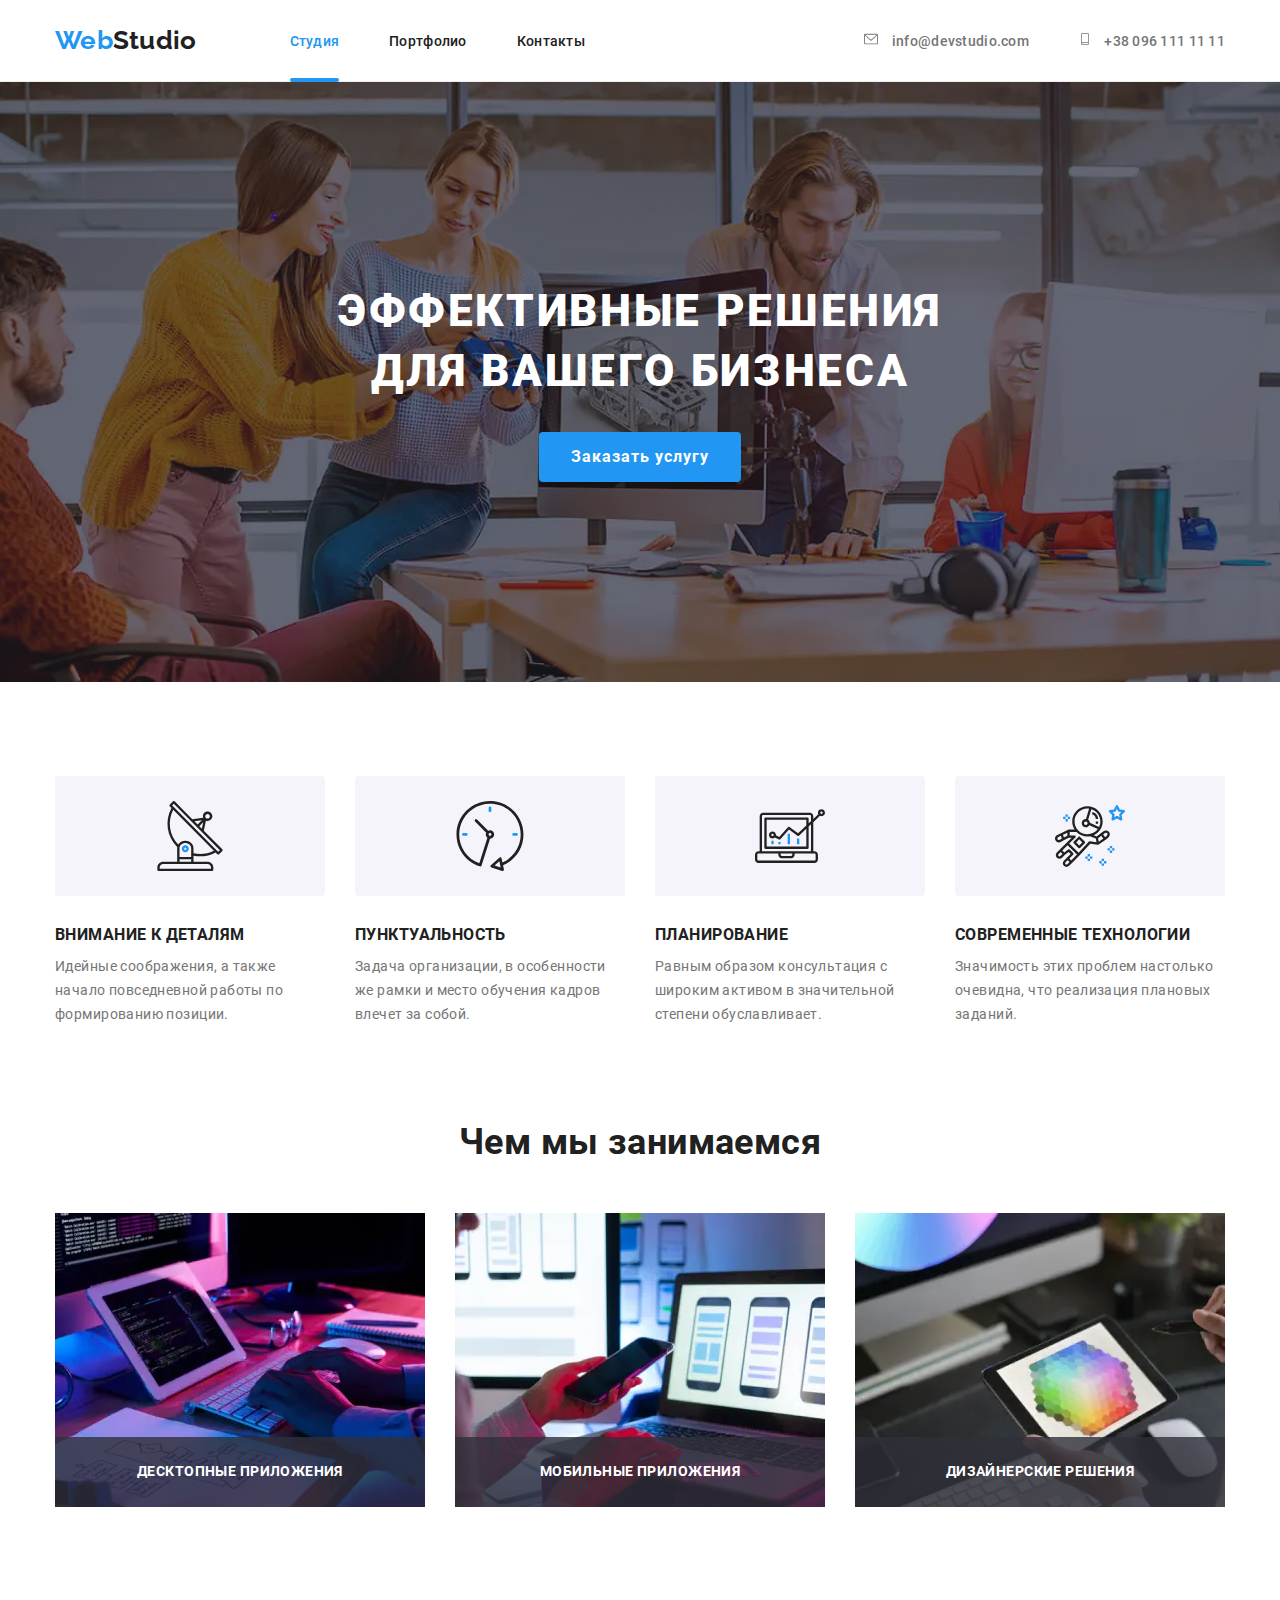
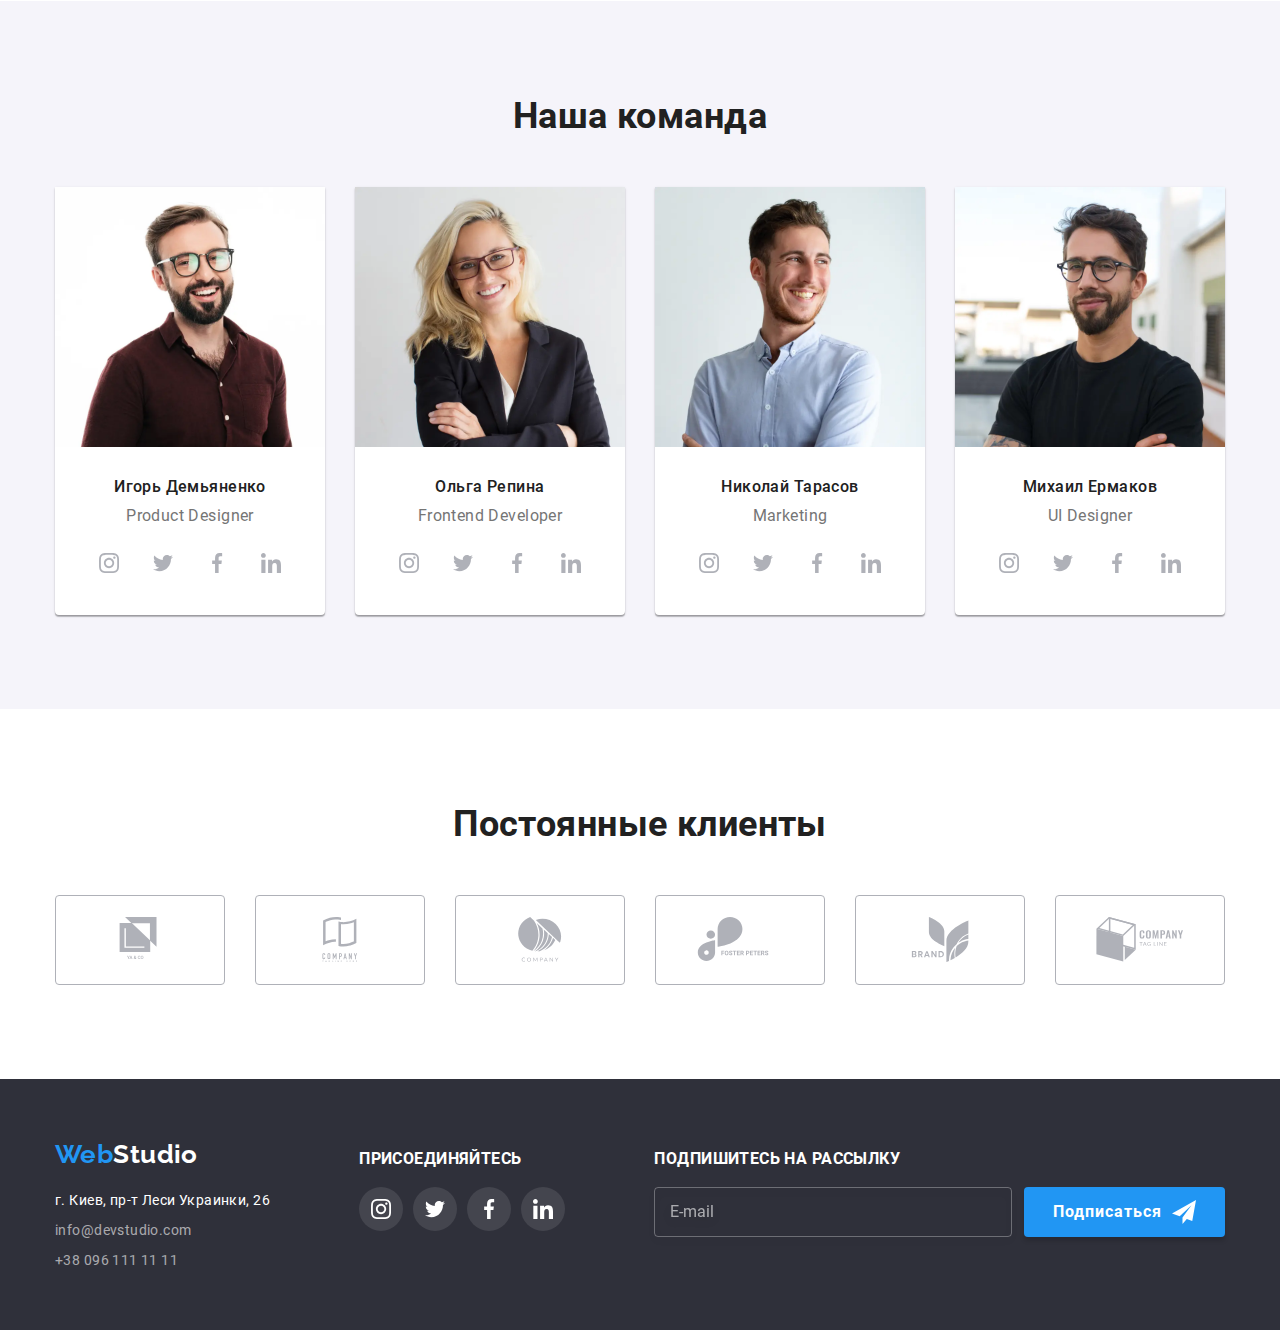
<file: index.html>
<!DOCTYPE html>
<html lang="ru">
<head>
    <meta charset="UTF-8">
    <meta name="viewport" content="width=device-width, initial-scale=1.0">
    <title>Студия</title>
    <link rel="stylesheet" href="./css/normalize.css">
    <link rel="stylesheet" href="./css/style.css">
</head>

<body>
    <header class="header">
        <div class="container head-box">
            <nav class="nav-bar">
                <a class="logo" href="./index.html"> Web<span class="logo logo-type1">Studio</span></a>
                <ul class="nav">
                    <li class="list-item"> <a class="link current" href="./index.html">Студия</a></li>
                    <li class="list-item"> <a class="link" href="./portfolio.html">Портфолио</a> </li>
                    <li class="list-item"> <a class="link" href="#contacts">Контакты</a></li>
                </ul>
            </nav>
            <ul class="header-contacts">
                <li class="list-item"> 
                    <a class="link" href="mailto:info@devstudio.com">
                        <svg class="mail-icon">
                        <use href="./images/icon/sprite/symbol-defs.svg#mail"></use>
                        </svg>
                    info@devstudio.com </a>
                </li>
                <li class="list-item">
                    <a class="link" href="tel:+380961111111">
                        <svg class="tel-icon">
                            <use href="./images/icon/sprite/symbol-defs.svg#phone"></use>
                        </svg>
                    +38 096 111 11 11 </a>
                </li>
            </ul>            
        </div>
    </header>

    <main>
        <!--hero-->
        <section class="hero-section">
            <div class="container hero">
               <h1 class="hero-title">Эффективные решения для вашего бизнеса</h1>
               <button class="order-button" type="button" data-modal-open>Заказать услугу</button>
            </div>
        </section>

        <!--advantages-->
        <section>
            <div class="container">
            <h2 class="visually-hidden">Наши преимущества</h2>
            <ul class="advantages">
                <li class="list-item">
                    <h3>Внимание к деталям</h3>
                    <p>Идейные соображения, а также начало повседневной работы по формированию позиции.</p>
                </li>
                <li class="list-item">
                    <h3>Пунктуальность</h3>
                    <p>Задача организации, в особенности же рамки и место обучения кадров влечет за собой.</p>
                </li>
                <li class="list-item">
                    <h3>Планирование</h3>
                    <p>Равным образом консультация с широким активом в значительной степени обуславливает.</p>
                </li>
                <li class="list-item">
                    <h3>Современные технологии</h3>
                    <p>Значимость этих проблем настолько очевидна, что реализация плановых заданий.</p>
                </li>
            </ul>
            </div>
        </section>

        <!--what are we doing-->
        <section class="manufacture">
            <div class="container">
            <h2 class="container-title">Чем мы занимаемся</h2>
            <ul class="manufacture-list">
                <li class="list-item">
                    <div class="manufacture-card">
                    <img src="./images/img1.webp" alt="Десктопные приложения">
                    <div class="manufacture-overlay">
                        <p>Десктопные приложения</p>
                    </div>
                    </div>
                </li>
                <li class="list-item">
                    <div class="manufacture-card">
                    <img src="./images/img2.webp" alt="Мобильные приложения">
                    <div class="manufacture-overlay">
                        <p>Мобильные приложения</p>
                    </div>
                    </div>
                </li>
                <li class="list-item">
                    <div class="manufacture-card">
                    <img src="./images/img3.webp" alt="Дизайнерские решения">
                    <div class="manufacture-overlay">
                        <p>Дизайнерские решения</p>
                    </div>
                    </div>
                </li>
            </ul>
            </div>
        </section>

        <!--our team-->
        <section class="team">
            <div class="container">
                <h2 class="container-title">Наша команда</h2>
                <ul class="team-list">
                    <li class="list-item card">
                        <img src="./images/team/igor-demianenko.webp" alt="igor-demianenko-photo">
                        <h3>Игорь Демьяненко</h3>
                        <p lang="en">Product Designer</p>
                        <ul class="social-links-list">
                            <li class="list-item">
                                <a class="social-link" href="https://www.instagram.com" target="_blank" rel="noopener noreferer">
                                <svg class="social-link-icon">
                                    <use href="./images/icon/sprite/symbol-defs.svg#instagram"></use>
                                </svg>
                                </a>
                            </li>
                            <li class="list-item">
                                <a class="social-link" href="https://twitter.com" target="_blank" rel="noopener noreferer">
                                <svg class="social-link-icon">
                                    <use href="./images/icon/sprite/symbol-defs.svg#twitter"></use>
                                </svg>
                                </a>
                            </li>
                            <li class="list-item">
                                <a class="social-link" href="https://www.facebook.com" target="_blank" rel="noopener noreferer">
                                <svg class="social-link-icon">
                                    <use href="./images/icon/sprite/symbol-defs.svg#facebook"></use>
                                </svg>
                                </a>
                            </li>
                            <li class="list-item">
                                <a class="social-link" href="https://www.linkedin.com" target="_blank" rel="noopener noreferer">
                                <svg class="social-link-icon">
                                    <use href="./images/icon/sprite/symbol-defs.svg#linkedin"></use>
                                </svg>
                                </a>
                            </li>
                        </ul>
                    </li>
                    <li class="list-item card">
                        <img src="./images/team/olga-repina.webp" alt="olga-repina-photo">
                        <h3>Ольга Репина</h3>
                        <p lang="en">Frontend Developer</p>
                        <ul class="social-links-list">
                            <li class="list-item">
                                <a class="social-link" href="https://www.instagram.com" target="_blank" rel="noopener noreferer">
                                <svg class="social-link-icon">
                                    <use href="./images/icon/sprite/symbol-defs.svg#instagram"></use>
                                </svg>
                                </a>
                            </li>
                            <li class="list-item">
                                <a class="social-link" href="https://twitter.com" target="_blank" rel="noopener noreferer">
                                <svg class="social-link-icon">
                                    <use href="./images/icon/sprite/symbol-defs.svg#twitter"></use>
                                </svg>
                                </a>
                            </li>
                            <li class="list-item">
                                <a class="social-link" href="https://www.facebook.com" target="_blank" rel="noopener noreferer">
                                <svg class="social-link-icon">
                                    <use href="./images/icon/sprite/symbol-defs.svg#facebook"></use>
                                </svg>
                                </a>
                            </li>
                            <li class="list-item">
                                <a class="social-link" href="https://www.linkedin.com" target="_blank" rel="noopener noreferer">
                                <svg class="social-link-icon">
                                    <use href="./images/icon/sprite/symbol-defs.svg#linkedin"></use>
                                </svg>
                                </a>
                            </li>
                        </ul>
                    </li>
                    <li class="list-item card">
                        <img src="./images/team/nikolai-tarasov.webp" alt="nikolai-tarasov-photo">
                        <h3 >Николай Тарасов</h3>
                        <p lang="en">Marketing</p>
                        <ul class="social-links-list">
                            <li class="list-item">
                                <a class="social-link" href="https://www.instagram.com" target="_blank" rel="noopener noreferer">
                                <svg class="social-link-icon">
                                    <use href="./images/icon/sprite/symbol-defs.svg#instagram"></use>
                                </svg>
                                </a>
                            </li>
                            <li class="list-item">
                                <a class="social-link" href="https://twitter.com" target="_blank" rel="noopener noreferer">
                                <svg class="social-link-icon">
                                    <use href="./images/icon/sprite/symbol-defs.svg#twitter"></use>
                                </svg>
                                </a>
                            </li>
                            <li class="list-item">
                                <a class="social-link" href="https://www.facebook.com" target="_blank" rel="noopener noreferer">
                                <svg class="social-link-icon">
                                    <use href="./images/icon/sprite/symbol-defs.svg#facebook"></use>
                                </svg>
                                </a>
                            </li>
                            <li class="list-item">
                                <a class="social-link" href="https://www.linkedin.com" target="_blank" rel="noopener noreferer">
                                <svg class="social-link-icon">
                                    <use href="./images/icon/sprite/symbol-defs.svg#linkedin"></use>
                                </svg>
                                </a>
                            </li>
                        </ul>
                    </li>
                    <li class="list-item card">
                        <img src="./images/team/michail-ermakov.webp" alt="michail-ermakov-photo">
                        <h3>Михаил Ермаков</h3>
                        <p lang="en">UI Designer</p>
                        <ul class="social-links-list">
                            <li class="list-item">
                                <a class="social-link" href="https://www.instagram.com" target="_blank" rel="noopener noreferer">
                                <svg class="social-link-icon">
                                    <use href="./images/icon/sprite/symbol-defs.svg#instagram"></use>
                                </svg>
                                </a>
                            </li>
                            <li class="list-item">
                                <a class="social-link" href="https://twitter.com" target="_blank" rel="noopener noreferer">
                                <svg class="social-link-icon">
                                    <use href="./images/icon/sprite/symbol-defs.svg#twitter"></use>
                                </svg>
                                </a>
                            </li>
                            <li class="list-item">
                                <a class="social-link" href="https://www.facebook.com" target="_blank" rel="noopener noreferer">
                                <svg class="social-link-icon">
                                    <use href="./images/icon/sprite/symbol-defs.svg#facebook"></use>
                                </svg>
                                </a>
                            </li>
                            <li class="list-item">
                                <a class="social-link" href="https://www.linkedin.com" target="_blank" rel="noopener noreferer">
                                <svg class="social-link-icon">
                                    <use href="./images/icon/sprite/symbol-defs.svg#linkedin"></use>
                                </svg>
                                </a>
                            </li>
                        </ul>
                    </li>
                </ul>
            </div>
        </section>

        <section class="clients">
            <div class="container">
                <h2 class="container-title">Постоянные клиенты</h2>
                <ul class="clients-list">
                    <li class="list-item">
                        <a class="client-site" href=""> <svg class="client-item">
                            <use href="./images/icon/sprite/symbol-defs.svg#client-logo1"></use>
                        </svg> </a>
                    </li>
                    <li class="list-item">
                        <a class="client-site" href=""> <svg class="client-item">
                            <use href="./images/icon/sprite/symbol-defs.svg#client-logo2"></use>
                        </svg> </a>
                    </li>
                    <li class="list-item">
                        <a class="client-site" href=""> <svg class="client-item">
                            <use href="./images/icon/sprite/symbol-defs.svg#client-logo3"></use>
                        </svg> </a>
                    </li>
                    <li class="list-item">
                        <a class="client-site" href=""> <svg class="client-item">
                            <use href="./images/icon/sprite/symbol-defs.svg#client-logo4"></use>
                        </svg> </a>
                    </li>
                    <li class="list-item">
                        <a class="client-site" href=""> <svg class="client-item">
                            <use href="./images/icon/sprite/symbol-defs.svg#client-logo5"></use>
                        </svg> </a>
                    </li>
                    <li class="list-item">
                        <a class="client-site" href=""> <svg class="client-item">
                            <use href="./images/icon/sprite/symbol-defs.svg#client-logo6"></use>
                        </svg> </a>
                    </li>
                </ul>
            </div>
        </section>
    </main>

    <footer class="footer">
        <div class="container">
            <div class="footer-info">
            <div>
            <a class="logo" href="./index.html"> Web<span class="logo logo-type2" >Studio</span></a>
            <address>
                <a id="contacts"></a>
            <ul>
                <li class="list-item"> <a class="link adress-link" href="https://goo.gl/maps/uhBSgBrvWPNM5FkW8" target="_blank" rel="noopener noreferer"> г. Киев, пр-т Леси Украинки, 26 </a> </li>
                <li class="list-item"> <a class="link footer-contacts" href="mailto:info@devstudio.com"> info@devstudio.com </a> </li>
                <li class="list-item"> <a class="link footer-contacts" href="tel:+380961111111"> +38 096 111 11 11 </a> </li>
            </ul>
            </address>
            </div>
            <div>
            <h3>Присоединяйтесь</h3>
            <ul class="social-links-list">
                <li class="list-item">
                    <a class="social-link" href="https://www.instagram.com" target="_blank" rel="noopener noreferer">
                        <svg class="social-link-icon">
                            <use href="./images/icon/sprite/symbol-defs.svg#instagram"></use>
                        </svg>
                    </a>
                </li>
                <li class="list-item">
                    <a class="social-link" href="https://twitter.com" target="_blank" rel="noopener noreferer">
                        <svg class="social-link-icon">
                            <use href="./images/icon/sprite/symbol-defs.svg#twitter"></use>
                        </svg>
                    </a>
                </li>
                <li class="list-item">
                    <a class="social-link" href="https://www.facebook.com" target="_blank" rel="noopener noreferer">
                        <svg class="social-link-icon">
                            <use href="./images/icon/sprite/symbol-defs.svg#facebook"></use>
                        </svg>
                    </a>
                </li>
                <li class="list-item">
                    <a class="social-link" href="https://www.linkedin.com" target="_blank" rel="noopener noreferer">
                        <svg class="social-link-icon">
                            <use href="./images/icon/sprite/symbol-defs.svg#linkedin"></use>
                        </svg>
                    </a>
                </li>
            </ul>
            </div>
            <div>
            <h3>Подпишитесь на рассылку</h3>
            <form action="index.html" class="subscribe-form">
                <input class="subscribe-field" type="email" placeholder="E-mail">
                <button type="submit" class="subscribe-btn"> Подписаться
                    <svg class="subscribe-btn-icon">
                        <use href="./images/icon/sprite/symbol-defs.svg#send"></use>
                    </svg>
                </button>
            </form>
            </div>
            </div>
        </div>
    </footer>

    <div class="backdrop is-hidden" data-modal>
        <div class="modal">
            <button class="close-btn" data-modal-close>
                <svg class="close-btn-icon">
                    <use href="./images/icon/sprite/symbol-defs.svg#close-mobile"></use>
                </svg>
            </button>
            <form class="modal-form" action="index.html">
                Оставьте свои данные, мы вам перезвоним
                <label class="hint" >
                    Имя
                    <input class="modal-input-field" type="text" name="username">
                    <svg class="modal-form-icon">
                        <use href="./images/icon/sprite/symbol-defs.svg#person-modal"></use>
                    </svg>
                </label>
                <label class="hint" >
                    Телефон
                    <input class="modal-input-field" type="tel" name="telephone">
                    <svg class="modal-form-icon">
                        <use href="./images/icon/sprite/symbol-defs.svg#phone-modal"></use>
                    </svg>
                </label>
                <label class="hint" >
                    Почта
                    <input class="modal-input-field" type="email" name="e-mail">
                    <svg class="modal-form-icon">
                        <use href="./images/icon/sprite/symbol-defs.svg#mail-modal"></use>
                    </svg>
                </label>
                <label class="hint">Комментарий
                    <textarea class="modal-input-field comment" name="comment" placeholder="Введите текст"></textarea>
                </label>
                <label class="checkbox-description">              
                    <input class="checkbox" type="checkbox">
                    <span>Соглашаюсь с рассылкой и принимаю  <a href="">Условия договора</a>
                    </span>
                </label>
                <button class="submit-modal-btn">Отправить</button>
            </form>
        </div>
    </div>
    <script src="./js/modal.js"></script>
</body>
</html>
</file>
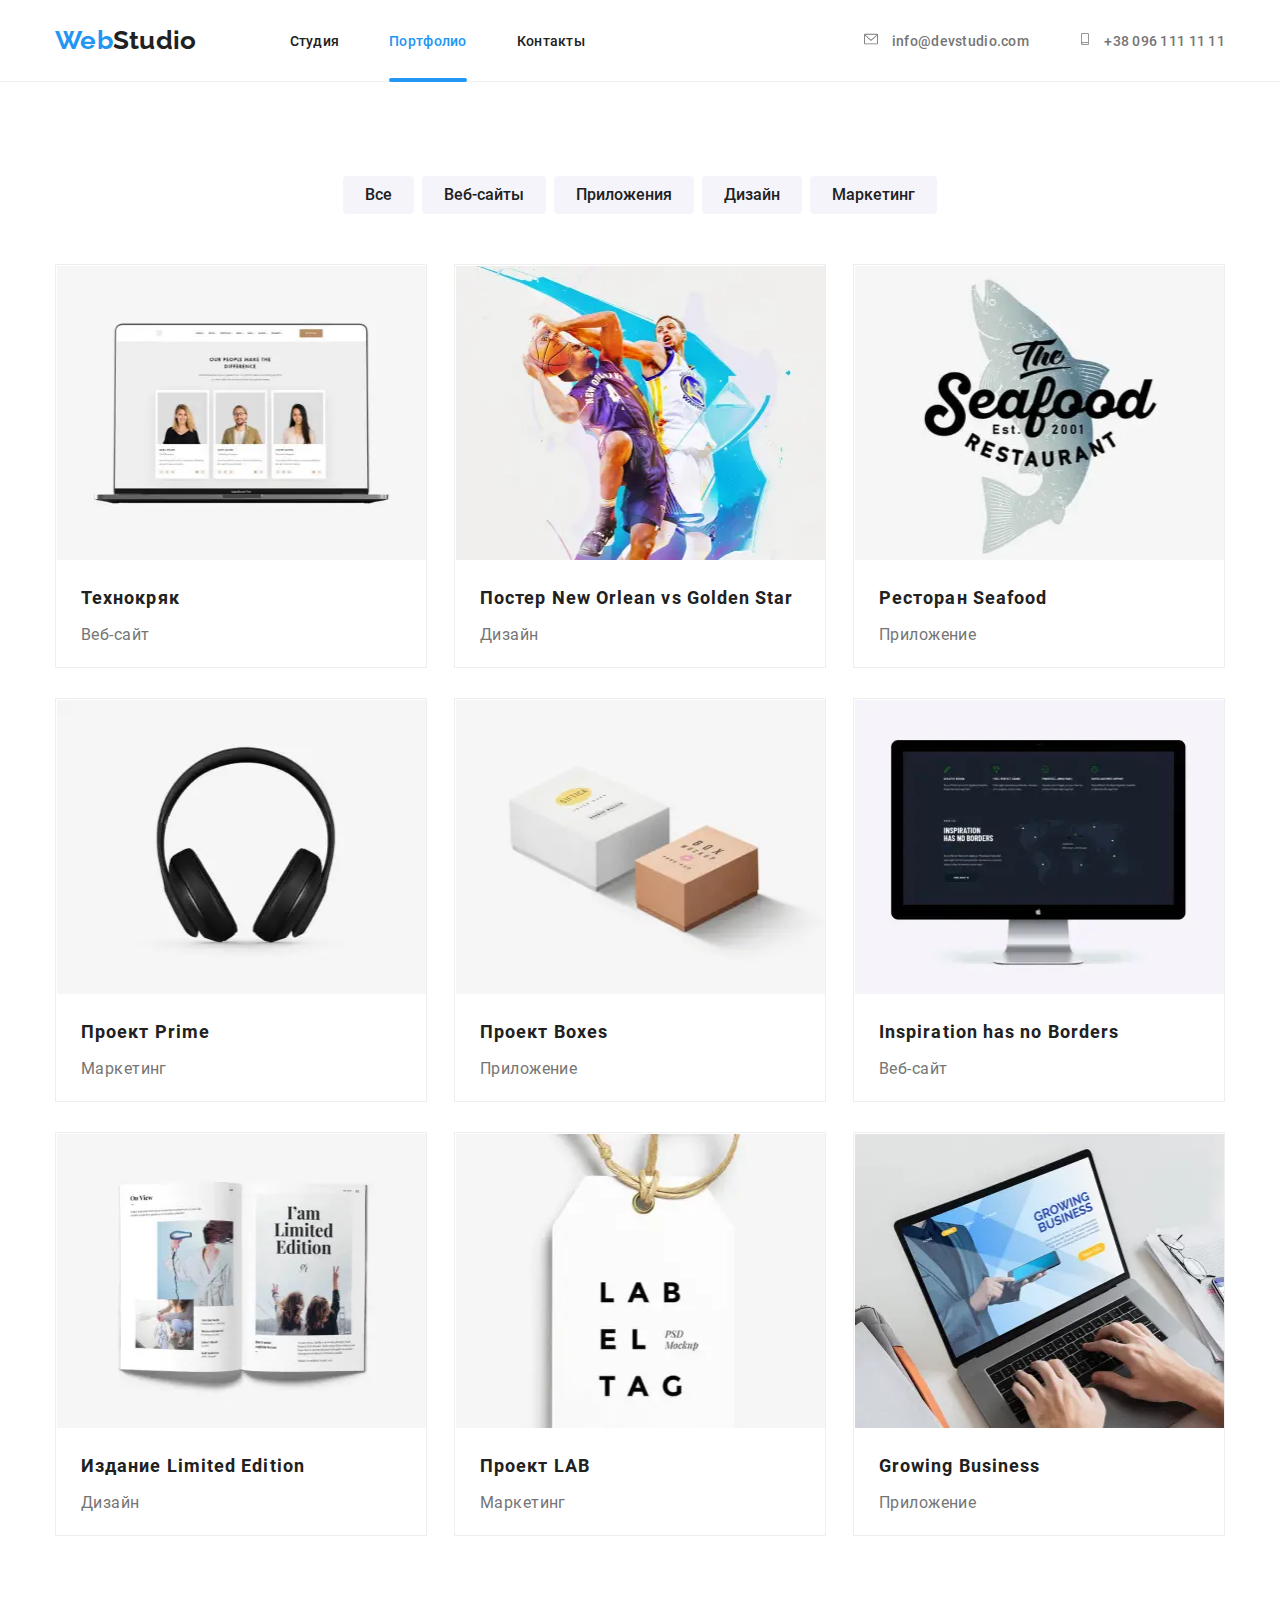
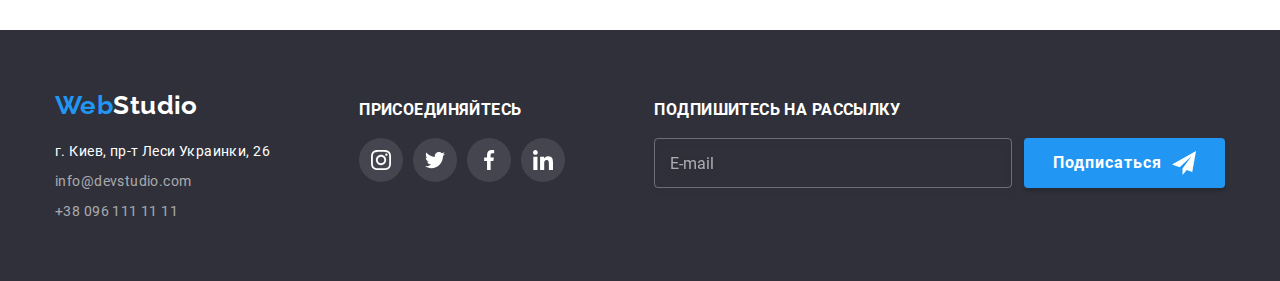
<file: portfolio.html>
<!DOCTYPE html>
<html lang="ru">
<head>
    <meta charset="UTF-8">
    <meta name="viewport" content="width=device-width, initial-scale=1.0">
    <title>Портфолио</title>
    <link rel="stylesheet" href="./css/normalize.css">
    <link rel="stylesheet" href="./css/style.css">

</head>

<body>
    <header class="header">
        <div class="container head-box">
            <nav class="nav-bar">
                <a class="logo" href="./index.html"> Web<span class="logo logo-type1">Studio</span></a>
                <ul class="nav">
                    <li class="list-item"> <a class="link" href="./index.html">Студия</a></li>
                    <li class="list-item"> <a class="link current" href="./portfolio.html">Портфолио</a> </li>
                    <li class="list-item"> <a class="link" href="#contacts">Контакты</a></li>
                </ul>
            </nav>
            <ul class="header-contacts">
                <li class="list-item">
                    <a class="link" href="mailto:info@devstudio.com">
                        <svg class="mail-icon">
                            <use href="./images/icon/sprite/symbol-defs.svg#mail"></use>
                        </svg>
                        info@devstudio.com </a>
                </li>
                <li class="list-item">
                    <a class="link" href="tel:+380961111111">
                        <svg class="tel-icon">
                            <use href="./images/icon/sprite/symbol-defs.svg#phone"></use>
                        </svg>
                        +38 096 111 11 11 </a>
                </li>
            </ul>
        </div>
    </header>

    <main>

 <!--filter container-->
    <section class="portfolio">
        <div class="container">
        <ul class="filter-btn-list">
            <li class="list-item">
                <button class="filter-button" type="button">Все</button>
            </li>
            <li class="list-item">
                <button class="filter-button" type="button">Веб-сайты</button>
            </li>
            <li class="list-item">
                <button class="filter-button" type="button">Приложения</button>
            </li>
            <li class="list-item">
                <button class="filter-button" type="button">Дизайн</button>
            </li>
            <li class="list-item">
                <button class="filter-button" type="button">Маркетинг</button>
            </li>
        </ul>
        </div>

 <!--portfolio-container-->   
        <div class="container">
            <h2 class="visually-hidden">Портфолио</h2>
            <ul class="portfolio-list">
                <li class="list-item portfolio-item">
                    <a href="" class="portfolio-link" target="_blank" rel="noopener noreferer">
                    <div class="portfolio-prewiew">
                    <img src="./images/portfolio-items/technocrack.webp" alt="technocrack-site-preview">
                        <div class="portfolio-overlay">
                            <p class="overlay-description">Технокряк это современная площадка распространения коронавируса. Компании используют
                                эту платформу для цифрового
                                шпионажа и атак на защищённые сервера конкурентов.
                            </p>
                        </div>
                    </div>
                    <div class="portfolio-prewiew-description">
                    <h3>Технокряк</h3>
                    <p class="portfolio-link-description">Веб-сайт</p>
                    </div>
                    </a>
                </li>

                <li class="list-item portfolio-item">
                    <a href="" class="portfolio-link" target="_blank" rel="noopener noreferer">
                    <div class="portfolio-prewiew">
                    <img src="./images/portfolio-items/poster-new-orlean-golden-star.webp" alt="poster-new-orlean-golden-star-design-preview">
                    <div class="portfolio-overlay">
                    <p class="overlay-description">Технокряк это современная площадка распространения коронавируса. Компании используют
                        эту платформу для цифрового
                        шпионажа и атак на защищённые сервера конкурентов.
                    </p>
                    </div>
                    </div>
                    <div class="portfolio-prewiew-description">
                    <h3>Постер <span lang="en">New Orlean vs Golden Star</span></h3>
                    <p class="portfolio-link-description">Дизайн</p>
                    </div>
                    </a>
                </li>

                <li class="list-item portfolio-item">
                    <a href="" class="portfolio-link" target="_blank" rel="noopener noreferer">
                    <div class="portfolio-prewiew">
                    <img src="./images/portfolio-items/seafood-app.webp" alt="seafood-app-preview">
                    <div class="portfolio-overlay">
                        <p class="overlay-description">Технокряк это современная площадка распространения коронавируса. Компании используют
                            эту платформу для цифрового
                            шпионажа и атак на защищённые сервера конкурентов.
                        </p>
                    </div>
                    </div>
                    <div class="portfolio-prewiew-description">
                    <h3>Ресторан <span lang="en">Seafood</span></h3>
                    <p class="portfolio-link-description">Приложение</p>
                    </div>
                    </a>
                </li>

                <li class="list-item portfolio-item">
                    <a href="" class="portfolio-link" target="_blank" rel="noopener noreferer">
                    <div class="portfolio-prewiew">
                    <img src="./images/portfolio-items/prime-project.webp" alt="prime-project-preview">
                    <div class="portfolio-overlay">
                        <p class="overlay-description">Технокряк это современная площадка распространения коронавируса. Компании используют
                            эту платформу для цифрового
                            шпионажа и атак на защищённые сервера конкурентов.
                        </p>
                    </div>
                    </div>
                    <div class="portfolio-prewiew-description">
                    <h3>Проект <span lang="en">Prime</span></h3>
                    <p class="portfolio-link-description">Маркетинг</p>
                    </div>
                    </a>
                </li>

                <li class="list-item portfolio-item">
                    <a href="" class="portfolio-link" target="_blank" rel="noopener noreferer">
                    <div class="portfolio-prewiew">
                    <img src="./images/portfolio-items/boxes-app.webp" alt="boxes-app-preview">
                    <div class="portfolio-overlay">
                        <p class="overlay-description">Технокряк это современная площадка распространения коронавируса. Компании используют
                            эту платформу для цифрового
                            шпионажа и атак на защищённые сервера конкурентов.
                        </p>
                    </div>
                    </div>
                    <div class="portfolio-prewiew-description">
                    <h3>Проект <span lang="en">Boxes</span></h3>
                    <p class="portfolio-link-description">Приложение</p>
                    </div>
                    </a>
                </li>

                <li class="list-item portfolio-item">
                    <a href="" class="portfolio-link" target="_blank" rel="noopener noreferer">
                    <div class="portfolio-prewiew">
                    <img src="./images/portfolio-items/inspiration-site.webp" alt="inspiration-site-preview">
                    <div class="portfolio-overlay">
                        <p class="overlay-description">Технокряк это современная площадка распространения коронавируса. Компании используют
                            эту платформу для цифрового
                            шпионажа и атак на защищённые сервера конкурентов.
                        </p>
                    </div>
                    </div>
                    <div class="portfolio-prewiew-description">
                    <h3 lang="en">Inspiration has no Borders</h3>
                    <p class="portfolio-link-description">Веб-сайт</p>
                    </div>
                    </a>
                </li>

                <li class="list-item portfolio-item">
                    <a href="" class="portfolio-link" target="_blank" rel="noopener noreferer">
                    <div class="portfolio-prewiew">
                    <img src="./images/portfolio-items/limited-edition.webp" alt="limited-edition-preview">
                    <div class="portfolio-overlay">
                        <p class="overlay-description">Технокряк это современная площадка распространения коронавируса. Компании используют
                            эту платформу для цифрового
                            шпионажа и атак на защищённые сервера конкурентов.
                        </p>
                    </div>
                    </div>
                    <div class="portfolio-prewiew-description">
                    <h3>Издание <span lang="en">Limited Edition</span></h3>
                    <p class="portfolio-link-description">Дизайн</p>
                    </div>
                    </a>
                </li>

                <li class="list-item portfolio-item">
                    <a href="" class="portfolio-link" target="_blank" rel="noopener noreferer">
                    <div class="portfolio-prewiew">
                    <img src="./images/portfolio-items/lab-project.webp" alt="lab-project-preview">
                    <div class="portfolio-overlay">
                        <p class="overlay-description">Технокряк это современная площадка распространения коронавируса. Компании используют
                            эту платформу для цифрового шпионажа и атак на защищённые сервера конкурентов.
                        </p>
                    </div>
                    </div>
                    <div class="portfolio-prewiew-description">
                    <h3>Проект <span lang="en">LAB</span></h3>
                    <p class="portfolio-link-description">Маркетинг</p>
                    </div>
                    </a>
                </li>

                <li class="list-item portfolio-item">
                    <a href="" class="portfolio-link" target="_blank" rel="noopener noreferer">
                    <div class="portfolio-prewiew">
                    <img src="./images/portfolio-items/growing-business-app.webp" alt="growing-business-app-preview">
                    <div class="portfolio-overlay">
                        <p class="overlay-description">Технокряк это современная площадка распространения коронавируса. Компании используют
                            эту платформу для цифрового шпионажа и атак на защищённые сервера конкурентов.
                        </p>
                    </div>
                    </div>
                    <div class="portfolio-prewiew-description">
                    <h3 lang="en">Growing Business</h3>
                    <p class="portfolio-link-description">Приложение</p>
                    </div>
                    </a>
                </li>
            </ul>
        </div>

        </section>

    </main>

    <footer class="footer">
        <div class="container">
            <div class="footer-info">
                <div>
                    <a class="logo" href="./index.html"> Web<span class="logo logo-type2">Studio</span></a>
                    <address>
                        <a id="contacts"></a>
                        <ul>
                            <li class="list-item"> <a class="link adress-link" href="https://goo.gl/maps/uhBSgBrvWPNM5FkW8"
                                    target="_blank" rel="noopener noreferer"> г. Киев, пр-т Леси Украинки, 26 </a> </li>
                            <li class="list-item"> <a class="link footer-contacts" href="mailto:info@devstudio.com">
                                    info@devstudio.com </a> </li>
                            <li class="list-item"> <a class="link footer-contacts" href="tel:+380961111111"> +38 096 111 11
                                    11 </a> </li>
                        </ul>
                    </address>
                </div>
                <div>
                    <h3>Присоединяйтесь</h3>
                    <ul class="social-links-list">
                        <li class="list-item">
                            <a class="social-link" href="https://www.instagram.com" target="_blank" rel="noopener noreferer">
                                <svg class="social-link-icon">
                                    <use href="./images/icon/sprite/symbol-defs.svg#instagram"></use>
                                </svg>
                            </a>
                        </li>
                        <li class="list-item">
                            <a class="social-link" href="https://twitter.com" target="_blank" rel="noopener noreferer">
                                <svg class="social-link-icon">
                                    <use href="./images/icon/sprite/symbol-defs.svg#twitter"></use>
                                </svg>
                            </a>
                        </li>
                        <li class="list-item">
                            <a class="social-link" href="https://www.facebook.com" target="_blank" rel="noopener noreferer">
                                <svg class="social-link-icon">
                                    <use href="./images/icon/sprite/symbol-defs.svg#facebook"></use>
                                </svg>
                            </a>
                        </li>
                        <li class="list-item">
                            <a class="social-link" href="https://www.linkedin.com" target="_blank" rel="noopener noreferer">
                                <svg class="social-link-icon">
                                    <use href="./images/icon/sprite/symbol-defs.svg#linkedin"></use>
                                </svg>
                            </a>
                        </li>
                    </ul>
                </div>
                <div>
                    <h3>Подпишитесь на рассылку</h3>
                    <form action="index.html" class="subscribe-form">
                        <input class="subscribe-field" type="email" placeholder="E-mail">
                        <button type="submit" class="subscribe-btn"> Подписаться
                            <svg class="subscribe-btn-icon">
                                <use href="./images/icon/sprite/symbol-defs.svg#send"></use>
                            </svg>
                        </button>
                    </form>
                </div>
            </div>
        </div>
    </footer>


</body>
</html>
</file>
<file: css/style.css>
html {
  box-sizing: border-box;
}
*,
*::before,
*::after {
  box-sizing: inherit;
  text-decoration: none;
  margin: 0;
  padding: 0;
}

body {
  background: var(--white);
  color: var(--text-grey);
  font-family: "Roboto", sans-serif;
  font-weight: 400;
  font-style: normal;
  font-size: 14px;
  letter-spacing: 0.03em;
}

img {
  display: block;
  max-width: 100%;
  height: auto;
}

/* raleway-700 - latin */
@font-face {
  font-family: "Raleway";
  font-style: normal;
  font-weight: 700;
  src: url("../fonts/raleway/raleway-v18-latin-700.eot");
  src: local(""),
    url("../fonts/raleway/raleway-v18-latin-700.eot?#iefix")
      format("embedded-opentype"),
    url("../fonts/raleway/raleway-v18-latin-700.woff2") format("woff2"),
    url("../fonts/raleway/raleway-v18-latin-700.woff") format("woff"),
    url("../fonts/raleway/raleway-v18-latin-700.ttf") format("truetype"),
    url("../fonts/raleway/raleway-v18-latin-700.svg#Raleway") format("svg");
}

/* roboto-regular - latin_cyrillic */
@font-face {
  font-family: "Roboto";
  font-style: normal;
  font-weight: 400;
  src: url("../fonts/roboto/roboto-v20-latin_cyrillic-regular.eot");
  src: local("Roboto"), local("Roboto-Regular"),
    url("../fonts/roboto/roboto-v20-latin_cyrillic-regular.eot?#iefix")
      format("embedded-opentype"),
    url("../fonts/roboto/roboto-v20-latin_cyrillic-regular.woff2")
      format("woff2"),
    url("../fonts/roboto/roboto-v20-latin_cyrillic-regular.woff") format("woff"),
    url("../fonts/roboto/roboto-v20-latin_cyrillic-regular.ttf")
      format("truetype"),
    url("../fonts/roboto/roboto-v20-latin_cyrillic-regular.svg#Roboto")
      format("svg");
}
/* roboto-500 - latin_cyrillic */
@font-face {
  font-family: "Roboto";
  font-style: normal;
  font-weight: 500;
  src: url("../fonts/roboto/roboto-v20-latin_cyrillic-500.eot");
  src: local("Roboto Medium"), local("Roboto-Medium"),
    url("../fonts/roboto/roboto-v20-latin_cyrillic-500.eot?#iefix")
      format("embedded-opentype"),
    url("../fonts/roboto/roboto-v20-latin_cyrillic-500.woff2") format("woff2"),
    url("../fonts/roboto/roboto-v20-latin_cyrillic-500.woff") format("woff"),
    url("../fonts/roboto/roboto-v20-latin_cyrillic-500.ttf") format("truetype"),
    url("../fonts/roboto/roboto-v20-latin_cyrillic-500.svg#Roboto")
      format("svg");
}
/* roboto-700 - latin_cyrillic */
@font-face {
  font-family: "Roboto";
  font-style: normal;
  font-weight: 700;
  src: url("../fonts/roboto/roboto-v20-latin_cyrillic-700.eot");
  src: local("Roboto Bold"), local("Roboto-Bold"),
    url("../fonts/roboto/roboto-v20-latin_cyrillic-700.eot?#iefix")
      format("embedded-opentype"),
    url("../fonts/roboto/roboto-v20-latin_cyrillic-700.woff2") format("woff2"),
    url("../fonts/roboto/roboto-v20-latin_cyrillic-700.woff") format("woff"),
    url("../fonts/roboto/roboto-v20-latin_cyrillic-700.ttf") format("truetype"),
    url("../fonts/roboto/roboto-v20-latin_cyrillic-700.svg#Roboto")
      format("svg");
}
/* roboto-900 - latin_cyrillic */
@font-face {
  font-family: "Roboto";
  font-style: normal;
  font-weight: 900;
  src: url("../fonts/roboto/roboto-v20-latin_cyrillic-900.eot");
  src: local("Roboto Black"), local("Roboto-Black"),
    url("../fonts/roboto/roboto-v20-latin_cyrillic-900.eot?#iefix")
      format("embedded-opentype"),
    url("../fonts/roboto/roboto-v20-latin_cyrillic-900.woff2") format("woff2"),
    url("../fonts/roboto/roboto-v20-latin_cyrillic-900.woff") format("woff"),
    url("../fonts/roboto/roboto-v20-latin_cyrillic-900.ttf") format("truetype"),
    url("../fonts/roboto/roboto-v20-latin_cyrillic-900.svg#Roboto")
      format("svg");
}

:root {
  --title-black: #212121;
  --text-grey: #757575;
  --bg-main: #e5e5e5;
  --white: #ffffff;
  --bg-grey: #f5f4fa;
  --bg-dark: #2f303a;
  --hover: #2196f3;
  --contacts-footer: rgba(255, 255, 255, 0.6);
  --social-links: #afb1b8;
  --borders: #eeeeee;
}

.container {
  width: 1200px;
  padding: 0px 15px;
  margin-left: auto;
  margin-right: auto;
}

.list-item {
  list-style: none;
}
.visually-hidden {
  position: absolute !important;
  clip: rect(1px 1px 1px 1px);
  clip: rect(1px, 1px, 1px, 1px);
  padding: 0 !important;
  border: 0 !important;
  height: 1px !important;
  width: 1px !important;
  overflow: hidden;
}

/*styles for header*/
.header {
  background-color: var(--white);
  font-weight: 500;
  line-height: 16px;
  letter-spacing: 0.02em;
  border-bottom: 1px solid var(--borders);
}

/*styles for logo*/
.logo {
  display: inline-flex;
  align-items: center;
  height: 60px;
  font-family: Raleway;
  font-weight: 700;
  font-size: 26px;
  line-height: 31px;
  color: var(--hover);
}
.logo-type1 {
  color: var(--title-black);
}
.logo-type2 {
  color: var(--white);
}
.footer .logo {
  align-items: flex-start;
  height: 30px;
}

/*styles for navigation links*/
.head-box {
  display: flex;
  justify-content: space-between;
}
.nav {
  margin-left: 93px;
}
.nav-bar,
.nav,
.header-contacts {
  display: flex;
  align-items: center;
  justify-content: center;
}
.header .link {
  display: block;
  padding: 32px 0px;
}
.nav .link {
  position: relative;
  color: var(--title-black);

  transition-property: color;
  transition-duration: 250ms;
  transition-timing-function: linear;
}
.header-contacts a {
  color: var(--text-grey);

  transition-property: color;
  transition-duration: 250ms;
  transition-timing-function: linear;
}
.header .list-item:not(:first-child) {
  margin-left: 50px;
}
.header .current {
  color: var(--hover);
}
.current::after {
  content: "";
  display: block;
  position: absolute;
  bottom: -1px;
  left: 0;
  height: 4px;
  width: 100%;
  background-color: var(--hover);
  border-radius: 2px;
}

.mail-icon,
.tel-icon {
  fill: currentColor;
  margin-right: 10px;
}
.mail-icon {
  width: 16px;
  height: 14px;
}
.tel-icon {
  width: 12px;
  height: 14px;
}

/*styles for hero-section*/
.hero-section {
  background: var(--bg-dark);
  background-image: linear-gradient(
      90deg,
      rgba(47, 48, 58, 0.4),
      rgba(47, 48, 58, 0.4)
    ),
    url(../images/hero-bg.webp);
  background-repeat: no-repeat;
  background-position: center;
  background-size: auto;
}
.hero {
  min-height: 600px;
  display: flex;
  flex-direction: column;
  align-items: center;
  justify-content: center;
}
.hero-title {
  width: 696px;
  height: 120px;
  font-weight: 900;
  font-size: 44px;
  line-height: 1.36;
  text-align: center;
  letter-spacing: 0.06em;
  text-transform: uppercase;
  color: var(--white);
  margin-bottom: 30px;
}

/*styles for buttons*/
.order-button,
.subscribe-btn,
.submit-modal-btn {
  display: flex;
  align-items: center;
  justify-content: center;
  min-width: 200px;
  min-height: 50px;

  border: 0;
  border-radius: 4px;
  background-color: var(--hover);
  color: var(--white);
  box-shadow: 0px 4px 4px rgba(0, 0, 0, 0.15);

  font-weight: 700;
  font-size: 16px;
  line-height: 1.87;
  letter-spacing: 0.06em;

  transition-property: background-color color;
  transition-duration: 250ms;
  transition-timing-function: linear;
}
.order-button {
  padding: 10px 32px;
}
.filter-button {
  align-items: center;
  text-align: center;

  min-height: 38px;
  padding: 6px 22px;
  border: 0;
  border-radius: 4px;

  background-color: var(--bg-grey);
  color: var(--title-black);
  font-weight: 500;
  font-size: 16px;
  line-height: 1.62;

  transition-property: background-color color;
  transition-duration: 250ms;
  transition-timing-function: linear;
}
.submit-modal-btn {
  padding: 10px 55px;
}
.subscribe-btn {
  padding: 10px 29px;
  margin-left: 12px;
  margin-top: 20px;
}
.subscribe-btn-icon {
  width: 24px;
  height: 24px;
  fill: currentColor;
  margin-left: 10px;
}
.filter-btn-list {
  display: flex;
  justify-content: center;
  margin-bottom: 50px;
}
.filter-btn-list .list-item:not(:first-child) {
  margin-left: 8px;
}
.close-btn {
  position: absolute;
  top: 8px;
  right: 8px;
  display: flex;
  justify-content: center;
  align-items: center;

  width: 30px;
  height: 30px;
  padding: 0;
  border-radius: 50%;
  border: 1px solid rgba(0, 0, 0, 0.1);
  background: var(--white);
}
.close-btn-icon {
  fill: var(--title-black);
  width: 25px;
  height: 25px;

  transition-property: fill;
  transition-duration: 250ms;
  transition-timing-function: linear;
}

/* style for modals and forms */
.backdrop {
  position: fixed;
  top: 0;
  left: 0;
  width: 100%;
  height: 100%;
  background: rgba(0, 0, 0, 0.2);
  overflow: auto;
}
.backdrop.is-hidden {
  opacity: 0;
  pointer-events: none;
}
.backdrop.is-hidden .modal {
  transform: translate(-50%, -50%) scale(0.5);
}
.modal {
  position: absolute;
  top: 50%;
  left: 50%;
  transform: translate(-50%, -50%) scale(1);
  width: 528px;
  height: 581px;

  background: var(--white);
  box-shadow: 0px 1px 3px rgba(0, 0, 0, 0.12), 0px 1px 1px rgba(0, 0, 0, 0.14),
    0px 2px 1px rgba(0, 0, 0, 0.2);
  border-radius: 4px;
  padding: 40px;

  transition: transform 250ms cubic-bezier(0.4, 0, 0.2, 1);
}
.modal-form {
  display: flex;
  align-items: center;
  justify-content: center;
  flex-direction: column;
  width: 448px;
  font-weight: 700;
  font-size: 20px;
  line-height: 1.15;
  text-align: center;
  color: var(--title-black);
}
.hint {
  position: relative;
  width: 100%;
  text-align: start;
  font-weight: 400;
  font-size: 12px;
  line-height: 14px;
  letter-spacing: 0.01em;
  color: var(--text-grey);
}
.hint:first-child {
  margin-top: 12px;
}
.modal-input-field {
  margin-bottom: 12px;
  margin-top: 4px;
  padding: 12px 14px 12px 42px;
  width: 100%;
  height: 40px;
  border: 1px solid rgba(33, 33, 33, 0.2);
  box-sizing: border-box;
  border-radius: 4px;

  font-size: 14px;
  line-height: 1.71;
  color: var(--text-grey);

  transition-property: border;
  transition-duration: 250ms;
  transition-timing-function: linear;
}
.comment {
  width: 100%;
  height: 120px;
  padding: 12px 16px;
  resize: none;
}
.comment::placeholder {
  color: rgba(117, 117, 117, 0.5);
}
.checkbox-description {
  display: inline-flex;
  align-items: center;
  justify-content: space-between;
  width: 100%;
  height: 24px;
  margin-bottom: 30px;
  padding-left: 36px;

  font-weight: 400;
  font-size: 14px;
  line-height: 1.71;
  letter-spacing: 0.03em;

  color: var(--text-grey);
}
.checkbox-description a {
  color: var(--hover);
  text-decoration: underline;
}
.checkbox-icon {
  position: absolute;
  display: inline;
  box-sizing: border-box;
  width: 16px;
  height: 15px;
  margin-left: -23px;
  border-radius: 2px;
  background-image: url(../images/icon/sprite/SVG/uncheck-modal.svg);
  background-repeat: no-repeat;
  background-size: contain;
  transform: scale(1);

  transition-property: background-image background-color;
  transition-duration: 150ms;
  transition-timing-function: linear;
}
.checkbox:focus + .checkbox-icon {
  transform: scale(1.2);

  border: 2px solid var(--hover);
  border-radius: 2px;
  transition-property: border;
}
.checkbox:checked + .checkbox-icon {
  background-image: url(../images/icon/sprite/SVG/check-modal.svg);
  background-color: var(--hover);
  transform: scale(1.1);

  transition-property: background-image background-color;
  transition-duration: 150ms;
  transition-timing-function: linear;
}
.checkbox:focus:checked + .checkbox-icon {
  transform: scale(1.2);

  border: 2px solid var(--title-black);
  border-radius: 2px;
  transition-property: border;
}
.modal-form-icon {
  position: absolute;
  top: calc(50% - 15px);
  left: 10px;
  transform: translateY(50%);
  width: 22.5px;
  height: 18px;
  fill: var(--title-black);

  transition-property: fill;
  transition-duration: 250ms;
  transition-timing-function: linear;
}
.subscribe-form {
  display: flex;
}
.subscribe-field {
  width: 358px;
  height: 50px;
  margin-top: 20px;

  border: 1px solid rgba(255, 255, 255, 0.3);
  box-sizing: border-box;
  filter: drop-shadow(0px 4px 4px rgba(0, 0, 0, 0.15));
  border-radius: 4px;
  padding: 15px;

  font-size: 16px;
  line-height: 1.25;

  color: var(--contacts-footer);
  background-color: inherit;
}
.subscribe-field::placeholder {
  color: var(--contacts-footer);
}

/*styles for advantages section*/
.advantages h3 {
  width: 270px;
  margin-bottom: 10px;
  font-weight: 700;
  line-height: 1.143;
  text-transform: uppercase;
  color: var(--title-black);
}
.advantages p {
  width: 270px;
  line-height: 1.71;
}
.advantages {
  display: flex;
  justify-content: space-between;
  padding: 94px 0px;
}
.advantages .list-item:not(:first-child) {
  margin-left: 30px;
}
.advantages .list-item::before {
  display: block;
  content: "";
  height: 120px;
  width: 270px;
  background-image: url(../images/icon/adv-bg.svg);
  background-position: center;
  background-repeat: no-repeat;
  background-color: var(--bg-grey);
  margin-bottom: 30px;
  border-radius: 4px;
}
.advantages .list-item {
  background-repeat: no-repeat;
  background-position: center;
}
.advantages .list-item:nth-child(1)::before {
  background-image: url(../images/icon/antenna.svg);
}
.advantages .list-item:nth-child(2)::before {
  background-image: url(../images/icon/clock.svg);
}
.advantages .list-item:nth-child(3)::before {
  background-image: url(../images/icon/diagram.svg);
}
.advantages .list-item:nth-child(4)::before {
  background-image: url(../images/icon/astronaut.svg);
}

/*styles for what-are-we-doing section*/
.manufacture-list {
  display: flex;
  /*flex-wrap: wrap;*/
  justify-content: space-between;
  margin-bottom: 94px;
}
.manufacture .list-item:not(:first-child) {
  margin-left: 30px;
}
.manufacture-card {
  position: relative;
  width: 370px;
  height: 294px;
}
.manufacture-overlay {
  position: absolute;
  bottom: 0;
  height: 70px;
  width: 100%;
  display: flex;
  justify-content: center;
  align-items: center;

  background: rgba(47, 48, 58, 0.8);
  font-weight: 700;
  text-transform: uppercase;

  color: var(--white);
}
.container-title {
  display: flex;
  justify-content: center;
  height: 42px;
  font-weight: 700;
  font-size: 36px;
  line-height: 1.167;
  color: var(--title-black);
  margin-bottom: 50px;
}

/*styles for team section*/
.team {
  background: var(--bg-grey);
  padding: 94px 0px;
}
.team-list {
  display: flex;
  justify-content: space-between;
}
.team-list .card:not(:first-child) {
  margin-left: 30px;
}
.team h3 {
  height: 19px;
  font-weight: 500;
  font-size: 16px;
  line-height: 1.1875;
  text-align: center;
  color: var(--title-black);
}
.team img {
  width: 270px;
  height: 260px;
}
.team p {
  height: 19px;
  font-size: 16px;
  line-height: 1.1875;
  text-align: center;
  color: var(--text-grey);
  margin-bottom: 16px;
}
.card {
  width: 270px;
  background: var(--white);
  box-shadow: 0px 1px 3px rgba(0, 0, 0, 0.12), 0px 1px 1px rgba(0, 0, 0, 0.14),
    0px 2px 1px rgba(0, 0, 0, 0.2);
  border-radius: 0px 0px 4px 4px;
}
.card img {
  margin-bottom: 30px;
}
.card h3 {
  margin-bottom: 10px;
}
.social-links-list {
  display: flex;
  justify-content: center;
  margin-bottom: 30px;
}
.social-links-list .list-item:not(:first-child) {
  margin-left: 10px;
}
.social-link {
  display: flex;
  justify-content: center;
  align-items: center;
  width: 44px;
  height: 44px;
  padding: 12px;
  border-radius: 50%;
  background-color: var(--white);

  transition-property: background-color;
  transition-duration: 250ms;
  transition-timing-function: linear;
}
.social-link-icon {
  width: 20px;
  height: 20px;
  fill: var(--social-links);

  transition-property: fill;
  transition-duration: 100ms;
  transition-timing-function: linear;
}
.clients {
  padding: 94px 0px;
  background: var(--white);
}
.clients .list-item:not(:first-child) {
  margin-left: 30px;
}
.clients-list {
  display: flex;
  justify-content: center;
  align-items: center;
}
.client-site {
  display: flex;
  justify-content: center;
  align-items: center;
  width: 170px;
  height: 90px;
  border: 1px solid var(--social-links);
  box-sizing: border-box;
  border-radius: 4px;

  transition-property: border;
  transition-duration: 250ms;
  transition-timing-function: linear;
}
.client-item {
  max-height: 45px;
  max-width: 90px;
  fill: var(--social-links);

  transition-property: fill;
  transition-duration: 250ms;
  transition-timing-function: linear;
}

/*styles for portfolio-container*/
.portfolio-item h3 {
  height: 36px;
  font-weight: bold;
  font-size: 18px;
  line-height: 2;
  letter-spacing: 0.06em;
  color: var(--title-black);
  margin-bottom: 4px;
}
.portfolio-link-description {
  font-weight: 400;
  font-size: 16px;
  line-height: 1.87;
  color: var(--text-grey);
}
.portfolio-item img {
  width: 369px;
  height: 294px;
}
.portfolio-item {
  width: 372px;
  height: 404px;
  background: var(--white);
  border: 1px solid var(--borders);
  box-sizing: border-box;
  margin-bottom: 30px;
}
.portfolio-item:nth-last-child(-n + 3) {
  margin-bottom: 0;
}
.portfolio {
  padding: 94px 0px;
}
.portfolio-list {
  display: inline-flex;
  flex-wrap: wrap;
  justify-content: space-between;
}
.portfolio-link {
  display: inline-block;
  width: 370px;
  height: 404px;
  border: 1px solid transparent;

  transition-property: border;
  transition-duration: 250ms;
  transition-timing-function: linear;
}
.portfolio-prewiew {
  position: relative;
  width: 370px;
  height: 294px;
  overflow: hidden;
}
.portfolio-prewiew-description {
  width: 370px;
  height: 110px;
  padding: 20px 24px;
}
.portfolio-overlay {
  position: absolute;
  width: 100%;
  height: 100%;
  top: 0;
  transform: translateY(100%);
  padding: 63px 24px;
  background: rgba(33, 150, 243, 0.9);
  transition: transform 250ms cubic-bezier(0.4, 0, 0.2, 1);
}
.overlay-description {
  font-size: 18px;
  line-height: 1.56;
  color: var(--white);
}

/*styles for footer*/
.footer {
  background: var(--bg-dark);
  padding-top: 60px;
}
.footer-info {
  display: flex;
  justify-content: space-between;
}
.footer-info div {
  padding-bottom: 60px;
}
.footer .link {
  display: inline-block;
  font-style: normal;
  height: 21px;
  line-height: 1.71;
  margin-top: 9px;

  transition-property: color;
  transition-duration: 250ms;
  transition-timing-function: linear;
}
.footer .adress-link {
  color: var(--white);
  margin-top: 20px;
}
.footer-contacts {
  color: var(--contacts-footer);
}
.footer h3 {
  font-weight: 700;
  line-height: 16px;
  text-transform: uppercase;
  color: var(--white);
  margin-top: 12px;
}
.footer .social-link {
  background-color: rgba(255, 255, 255, 0.1);

  transition-property: background-color;
  transition-duration: 250ms;
  transition-timing-function: linear;
}
.footer .social-link-icon {
  width: 20px;
  height: 20px;
  fill: var(--white);
}
.footer .social-links-list {
  margin-top: 20px;
}
/*styles for interractive elements*/
.link:hover,
.link:active,
.link:focus {
  color: var(--hover);

  transition-property: color;
  transition-duration: 250ms;
  transition-timing-function: linear;
}
.order-button:hover,
.order-button:active,
.order-button:focus,
.subscribe-btn:hover,
.subscribe-btn:focus,
.subscribe-btn:active {
  color: var(--hover);
  background-color: var(--white);

  transition-property: background-color color;
  transition-duration: 250ms;
  transition-timing-function: linear;
}
.submit-modal-btn:hover,
.submit-modal-btn:active,
.submit-modal-btn:focus {
  background-color: #188ce8;
  color: var(--white);

  transition-property: background-color color;
  transition-duration: 250ms;
  transition-timing-function: linear;
}
.submit-modal-btn:focus {
  border: 2px solid var(--title-black);
}
.filter-button:hover,
.filter-button:active,
.filter-button:focus {
  background: var(--hover);
  box-shadow: 0px 3px 1px rgba(0, 0, 0, 0.1), 0px 1px 2px rgba(0, 0, 0, 0.08),
    0px 2px 2px rgba(0, 0, 0, 0.12);
  border-radius: 4px;
  color: var(--white);

  transition-property: background-color color;
  transition-duration: 250ms;
  transition-timing-function: linear;
}
.social-link:hover,
.social-link:active,
.social-link:focus {
  background-color: var(--hover);

  transition-property: background-color;
  transition-duration: 250ms;
  transition-timing-function: linear;
}
.social-link:hover .social-link-icon,
.social-link:active .social-link-icon,
.social-link:focus .social-link-icon {
  fill: var(--white);

  transition-property: fill;
  transition-duration: 100ms;
  transition-timing-function: linear;
}
.client-site:hover,
.client-site:active,
.client-site:focus {
  border: 1px solid var(--hover);

  transition-property: border;
  transition-duration: 250ms;
  transition-timing-function: linear;
}
.modal-input-field:focus,
.modal-input-field:active {
  border: 1px solid var(--hover);
  outline: none;
  transition-property: border;
  transition-duration: 250ms;
  transition-timing-function: linear;
}
.client-site:hover .client-item,
.client-site:active .client-item,
.client-site:focus .client-item,
.close-btn:hover .close-btn-icon,
.close-btn:focus .close-btn-icon,
.close-btn:active .close-btn-icon,
.modal-input-field:hover + .modal-form-icon,
.modal-input-field:active + .modal-form-icon,
.modal-input-field:focus + .modal-form-icon {
  fill: var(--hover);

  transition-property: fill;
  transition-duration: 250ms;
  transition-timing-function: linear;
}
.modal-input-field:focus {
  background-color: #2195f305;
}
.modal-input-field:invalid {
  background-color: #c708210a;
  border: 1px solid #c70821b9;
}
.modal-input-field:invalid + .modal-form-icon {
  fill: #c70821b9;
}
.portfolio-link:hover,
.portfolio-link:focus,
.portfolio-link:active {
  border: 1px solid var(--borders);
  box-sizing: border-box;
  box-shadow: 0px 1px 1px rgba(0, 0, 0, 0.12), 0px 4px 4px rgba(0, 0, 0, 0.06),
    1px 4px 6px rgba(0, 0, 0, 0.16);

  transition-property: border;
  transition-duration: 250ms;
  transition-timing-function: linear;
}
.portfolio-link:hover .portfolio-overlay,
.portfolio-link:focus .portfolio-overlay {
  transform: translateY(0);
}
:disabled {
  background-color: var(--text-grey);
  color: var(--white);
}
:active,
button:focus {
  outline: none;
}
</file>
